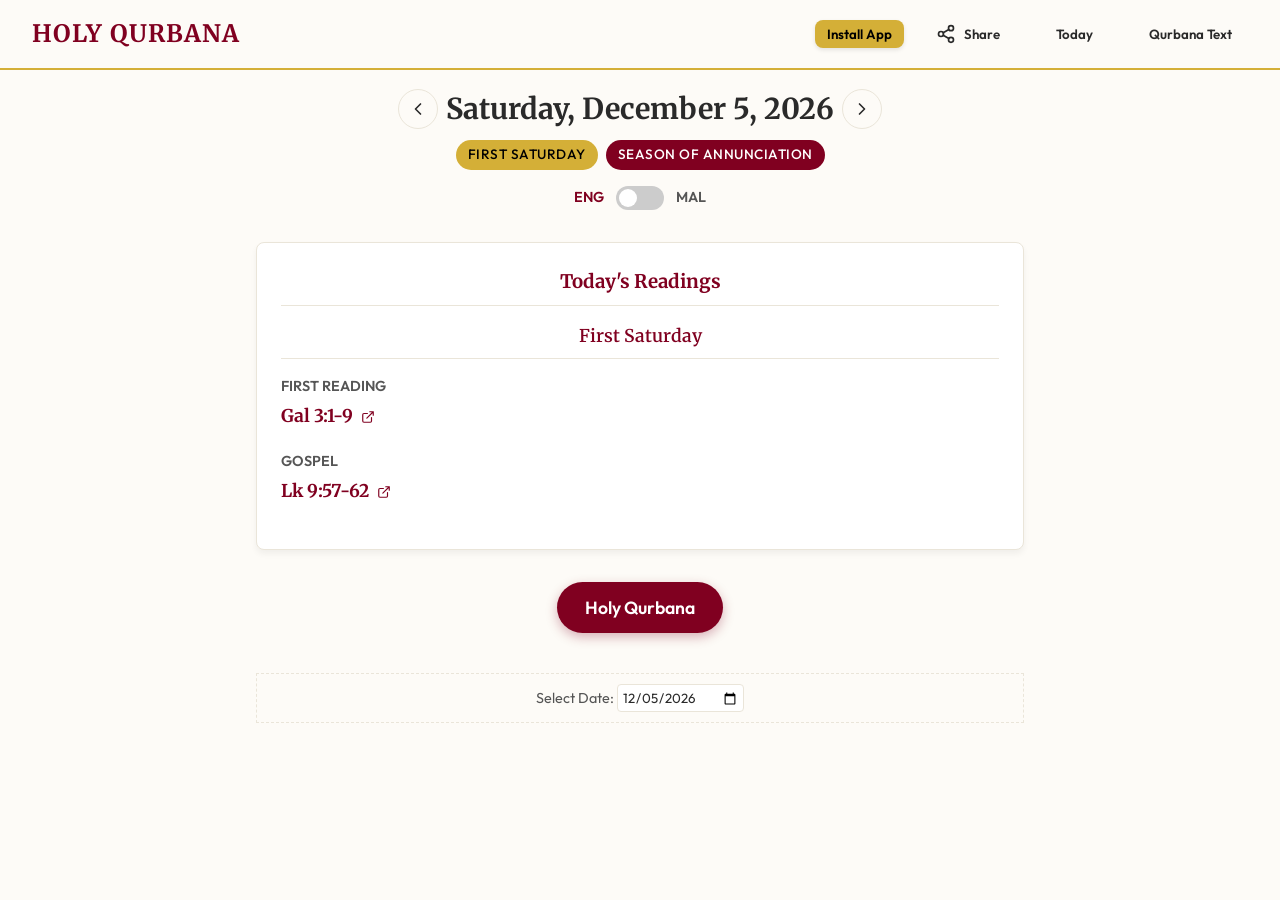
<file: index.html>
<!DOCTYPE html>
<html lang="en">
<head>
    <meta charset="UTF-8">
    <meta name="viewport" content="width=device-width, initial-scale=1.0, maximum-scale=1.0, user-scalable=no">
    <title>Holy Qurbana - Syro-Malabar Church</title>
    <meta name="description" content="Holy Qurbana of the Syro-Malabar Church with daily readings.">
    <link rel="manifest" href="manifest.json">
    <meta name="theme-color" content="#800020">
    <link rel="apple-touch-icon" href="assets/icons/icon-192.png">
    <link rel="stylesheet" href="style.css">
    <!-- Google Fonts -->
    <link rel="preconnect" href="https://fonts.googleapis.com">
    <link rel="preconnect" href="https://fonts.gstatic.com" crossorigin>
    <link href="https://fonts.googleapis.com/css2?family=Merriweather:ital,wght@0,300;0,400;0,700;1,400&family=Outfit:wght@300;400;500;600&display=swap" rel="stylesheet">
</head>
<body>

    <!-- Header -->
    <header class="app-header">
        <h1>Holy Qurbana</h1>
        <div class="header-right">
            <button id="btn-install-app" class="btn-install">Install App</button>
            <nav class="desktop-nav">
                <button id="btn-share-app" class="btn-icon" aria-label="Share App" title="Share App" style="display: flex; gap: 8px;">
                    <svg viewBox="0 0 24 24" width="20" height="20" fill="none" stroke="currentColor" stroke-width="2" stroke-linecap="round" stroke-linejoin="round"><circle cx="18" cy="5" r="3"></circle><circle cx="6" cy="12" r="3"></circle><circle cx="18" cy="19" r="3"></circle><line x1="8.59" y1="13.51" x2="15.42" y2="17.49"></line><line x1="15.41" y1="6.51" x2="8.59" y2="10.49"></line></svg>
                    Share
                </button>
                <button id="nav-desktop-today" class="btn-icon" aria-label="Today">Today</button>
                <button id="nav-desktop-qurbana" class="btn-icon" aria-label="Qurbana Text">Qurbana Text</button>
            </nav>
        </div>
    </header>

    <!-- Main Content Area -->
    <main id="app-container">
        
        <!-- Today Screen -->
        <section id="today-screen" class="screen active">
            <div class="date-header">
                <div class="date-nav-container">
                    <button id="btn-prev-day" class="btn-icon btn-nav-day" aria-label="Previous Day">
                        <svg viewBox="0 0 24 24" fill="none" stroke="currentColor" stroke-width="2" stroke-linecap="round" stroke-linejoin="round"><path d="M15 18l-6-6 6-6"/></svg>
                    </button>
                    <h2 id="today-date">Date</h2>
                    <button id="btn-next-day" class="btn-icon btn-nav-day" aria-label="Next Day">
                        <svg viewBox="0 0 24 24" fill="none" stroke="currentColor" stroke-width="2" stroke-linecap="round" stroke-linejoin="round"><path d="M9 18l6-6-6-6"/></svg>
                    </button>
                </div>
                <div class="liturgical-info">
                    <span id="liturgical-day" class="badge badge-gold">Liturgical Day</span>
                    <span id="liturgical-season" class="badge badge-burgundy">Season</span>
                </div>
                
                <div class="lang-toggle-container">
                    <span class="lang-label active" id="label-eng">ENG</span>
                    <label class="toggle-switch">
                        <input type="checkbox" id="lang-toggle">
                        <span class="toggle-slider round"></span>
                    </label>
                    <span class="lang-label" id="label-mal">MAL</span>
                </div>
            </div>
            
            <div class="readings-card">
                <h3>Today's Readings</h3>
                <div id="readings-container">
                    <!-- Readings will be injected here -->
                </div>
            </div>

            <div class="action-container">
                <button id="btn-pray-qurbana" class="btn-primary">
                    Holy Qurbana
                </button>
            </div>
            
            <!-- Date Selector (for testing) -->
            <div class="test-controls">
                <label for="test-date">Select Date:</label>
                <input type="date" id="test-date">
            </div>
        </section>

        <!-- Qurbana Screen -->
        <section id="qurbana-screen" class="screen">
            <div class="qurbana-controls">
                <div class="controls-left">
                    <button id="btn-back-today" class="btn-icon" aria-label="Back to Today">
                        <svg viewBox="0 0 24 24" fill="none" stroke="currentColor" stroke-width="2" stroke-linecap="round" stroke-linejoin="round"><path d="M19 12H5M12 19l-7-7 7-7"/></svg>
                    </button>
                </div>
                
                <div class="quick-jump-container">
                    <select id="quick-jump-select" class="quick-jump-select" aria-label="Quick Jump Menu">
                        <option value="" disabled selected>Jump to section...</option>
                        <option value="Let us begin this Qurbana">Introduction</option>
                        <option value="Peace and hope to people">Liturgy of the Word</option>
                        <option value="The Creed">The Creed / Offertory</option>
                        <option value="God of Abraham">Anaphora (Eucharistic Prayer)</option>
                        <option value="Wipe away my sins">Communion</option>
                    </select>
                </div>

                <div class="font-controls controls-right">
                    <button id="btn-font-decrease" class="btn-icon" aria-label="Decrease font size">A-</button>
                    <button id="btn-font-increase" class="btn-icon" aria-label="Increase font size">A+</button>
                    <button id="btn-dark-mode" class="btn-icon" aria-label="Toggle dark mode">
                        <svg viewBox="0 0 24 24" fill="none" stroke="currentColor" stroke-width="2" stroke-linecap="round" stroke-linejoin="round"><path d="M21 12.79A9 9 0 1 1 11.21 3 7 7 0 0 0 21 12.79z"/></svg>
                    </button>
                </div>
            </div>
            
            <div id="qurbana-content" class="qurbana-reader">
                <!-- Qurbana text will be injected here -->
            </div>
            
            <button id="btn-back-to-top" class="btn-fab" aria-label="Back to top">
                <svg viewBox="0 0 24 24" fill="none" stroke="currentColor" stroke-width="2" stroke-linecap="round" stroke-linejoin="round"><path d="M12 19V5M5 12l7-7 7 7"/></svg>
            </button>
        </section>

    </main>

    <!-- Bottom Navigation (Mobile) -->
    <nav class="bottom-nav">
        <button id="nav-today" class="nav-item active">
            <svg viewBox="0 0 24 24" fill="none" stroke="currentColor" stroke-width="2" stroke-linecap="round" stroke-linejoin="round"><rect x="3" y="4" width="18" height="18" rx="2" ry="2"/><line x1="16" y1="2" x2="16" y2="6"/><line x1="8" y1="2" x2="8" y2="6"/><line x1="3" y1="10" x2="21" y2="10"/></svg>
            <span>Today</span>
        </button>
        <button id="nav-qurbana" class="nav-item">
            <svg viewBox="0 0 24 24" fill="none" stroke="currentColor" stroke-width="2" stroke-linecap="round" stroke-linejoin="round"><path d="M4 19.5A2.5 2.5 0 0 1 6.5 17H20"/><path d="M6.5 2H20v20H6.5A2.5 2.5 0 0 1 4 19.5v-15A2.5 2.5 0 0 1 6.5 2z"/></svg>
            <span>Qurbana</span>
        </button>
        <button id="nav-share" class="nav-item">
            <svg viewBox="0 0 24 24" fill="none" stroke="currentColor" stroke-width="2" stroke-linecap="round" stroke-linejoin="round"><circle cx="18" cy="5" r="3"></circle><circle cx="6" cy="12" r="3"></circle><circle cx="18" cy="19" r="3"></circle><line x1="8.59" y1="13.51" x2="15.42" y2="17.49"></line><line x1="15.41" y1="6.51" x2="8.59" y2="10.49"></line></svg>
            <span>Share</span>
        </button>
    </nav>

    <!-- PWA Fallback Modal -->
    <div id="pwa-fallback-modal" class="modal-overlay">
        <div class="modal-content">
            <h3>Install Holy Qurbana</h3>
            <p>To install this app on your device, tap the browser menu (⋮ or ⇪) and select <strong>Add to Home Screen</strong> or <strong>Install App</strong>.</p>
            <button id="btn-close-modal" class="btn-primary" style="margin-top: 16px; padding: 10px 20px;">Got it</button>
        </div>
    </div>

    <!-- Scripts -->
    <script src="mass-data.js"></script>
    <script src="readings.js"></script>
    <script src="app.js"></script>
    
    <!-- PWA Service Worker -->
    <script>
      if ('serviceWorker' in navigator) {
        window.addEventListener('load', () => {
          navigator.serviceWorker.register('./sw.js')
            .then(registration => {
              console.log('ServiceWorker registration successful with scope: ', registration.scope);
            })
            .catch(err => {
              console.log('ServiceWorker registration failed: ', err);
            });
        });
      }
    </script>
</body>
</html>
</file>
<file: style.css>
:root {
    /* Color Palette */
    --bg-color: #FDFBF7; /* Parchment/Off-white */
    --text-color: #2A2A2A; /* Charcoal */
    --text-muted: #555555;
    --accent-burgundy: #800020;
    --accent-gold: #D4AF37;
    --card-bg: #FFFFFF;
    --border-color: #EAE5D9;
    
    /* Typography */
    --font-heading: 'Merriweather', serif;
    --font-ui: 'Outfit', sans-serif;
    --font-reading: 'Merriweather', serif;
    
    /* Spacing */
    --spacing-sm: 0.5rem;
    --spacing-md: 1rem;
    --spacing-lg: 1.5rem;
    --spacing-xl: 2rem;
    
    /* Other */
    --radius: 8px;
    --shadow: 0 4px 6px rgba(0, 0, 0, 0.05);
    --nav-height: 60px;
    
    /* Base Font Size for scaling */
    --base-font-size: 16px;
}

[data-theme="dark"] {
    --bg-color: #1A1A1A;
    --text-color: #E0E0E0;
    --text-muted: #A0A0A0;
    --card-bg: #242424;
    --border-color: #333333;
    --accent-burgundy: #A32A44;
    --accent-gold: #C29B27;
}

* {
    box-sizing: border-box;
    margin: 0;
    padding: 0;
}

html {
    font-size: var(--base-font-size);
}

body {
    font-family: var(--font-ui);
    background-color: var(--bg-color);
    color: var(--text-color);
    line-height: 1.6;
    transition: background-color 0.3s, color 0.3s;
    -webkit-font-smoothing: antialiased;
    padding-bottom: var(--nav-height);
}

h1, h2, h3, h4, h5, h6 {
    font-family: var(--font-heading);
    font-weight: 700;
    color: var(--accent-burgundy);
    margin-bottom: var(--spacing-md);
}

/* Header */
.app-header {
    background-color: var(--bg-color);
    padding: var(--spacing-md);
    border-bottom: 2px solid var(--accent-gold);
    position: sticky;
    top: 0;
    z-index: 100;
    display: flex;
    justify-content: space-between;
    align-items: center;
}
.app-header h1 {
    margin: 0;
    font-size: 1.5rem;
    text-transform: uppercase;
    letter-spacing: 1px;
}
.header-right {
    display: flex;
    align-items: center;
    gap: var(--spacing-md);
}
.btn-install {
    background-color: var(--accent-gold);
    color: #000;
    border-radius: var(--radius);
    padding: 6px 12px;
    font-weight: 600;
    font-family: var(--font-ui);
    border: none;
    cursor: pointer;
    box-shadow: 0 2px 4px rgba(0,0,0,0.1);
    transition: transform 0.2s, box-shadow 0.2s;
}
.btn-install:active {
    transform: translateY(1px);
    box-shadow: none;
}

/* Screens */
.screen {
    display: none;
    padding: var(--spacing-md);
    max-width: 800px;
    margin: 0 auto;
    animation: fadeIn 0.3s ease-in-out;
}
.screen.active {
    display: block;
}

@keyframes fadeIn {
    from { opacity: 0; }
    to { opacity: 1; }
}

/* Today Screen */
.date-header {
    text-align: center;
    margin-bottom: var(--spacing-xl);
}
.date-header h2 {
    color: var(--text-color);
    font-size: 1.8rem;
    margin-bottom: var(--spacing-sm);
}

.date-nav-container {
    display: flex;
    justify-content: center;
    align-items: center;
    gap: 0.5rem;
    margin-bottom: var(--spacing-sm);
}
.date-nav-container h2 {
    margin-bottom: 0;
}
.btn-nav-day {
    width: 36px;
    height: 36px;
    border-color: transparent;
    color: var(--accent-burgundy);
}
.btn-nav-day:hover {
    background-color: rgba(128, 0, 32, 0.1);
}
[data-theme="dark"] .btn-nav-day:hover {
    background-color: rgba(163, 42, 68, 0.2);
}

.liturgical-info {
    display: flex;
    justify-content: center;
    gap: var(--spacing-sm);
    flex-wrap: wrap;
}

.badge {
    padding: 4px 12px;
    border-radius: 16px;
    font-size: 0.85rem;
    font-weight: 500;
    text-transform: uppercase;
    letter-spacing: 0.5px;
}
.badge-gold {
    background-color: var(--accent-gold);
    color: #000;
}
.badge-burgundy {
    background-color: var(--accent-burgundy);
    color: #fff;
}

.lang-toggle-container {
    display: flex;
    justify-content: center;
    align-items: center;
    gap: 12px;
    margin-top: var(--spacing-md);
}
.lang-label {
    font-size: 0.9rem;
    font-weight: 600;
    color: var(--text-muted);
    transition: color 0.3s;
}
.lang-label.active {
    color: var(--accent-burgundy);
}

.toggle-switch {
    position: relative;
    display: inline-block;
    width: 48px;
    height: 24px;
}
.toggle-switch input {
    opacity: 0;
    width: 0;
    height: 0;
}
.toggle-slider {
    position: absolute;
    cursor: pointer;
    top: 0;
    left: 0;
    right: 0;
    bottom: 0;
    background-color: #ccc;
    transition: .4s;
}
.toggle-slider:before {
    position: absolute;
    content: "";
    height: 18px;
    width: 18px;
    left: 3px;
    bottom: 3px;
    background-color: white;
    transition: .4s;
}
input:checked + .toggle-slider {
    background-color: var(--accent-burgundy);
}
input:focus + .toggle-slider {
    box-shadow: 0 0 1px var(--accent-burgundy);
}
input:checked + .toggle-slider:before {
    transform: translateX(24px);
}
.toggle-slider.round {
    border-radius: 24px;
}
.toggle-slider.round:before {
    border-radius: 50%;
}

.readings-card {
    background-color: var(--card-bg);
    border: 1px solid var(--border-color);
    border-radius: var(--radius);
    padding: var(--spacing-lg);
    margin-bottom: var(--spacing-xl);
    box-shadow: var(--shadow);
}
.readings-card h3 {
    text-align: center;
    border-bottom: 1px solid var(--border-color);
    padding-bottom: var(--spacing-sm);
    margin-bottom: var(--spacing-md);
}

.reading-set-separator {
    text-align: center;
    color: var(--border-color);
    margin: var(--spacing-lg) 0;
    overflow: hidden;
    white-space: nowrap;
}

.reading-set-title {
    font-size: 1.1rem;
    color: var(--accent-burgundy);
    margin-bottom: var(--spacing-md);
    font-weight: 600;
}

.desktop-nav {
    display: none;
}

.reading-item {
    margin-bottom: var(--spacing-md);
    display: flex;
    flex-direction: column;
}
.reading-type {
    font-weight: 600;
    color: var(--text-muted);
    font-size: 0.9rem;
    text-transform: uppercase;
}
.reading-ref {
    color: var(--accent-burgundy);
    font-family: var(--font-heading);
    font-size: 1.1rem;
    text-decoration: none;
    font-weight: 700;
    display: inline-block;
    padding: 4px 0;
}
.reading-ref:hover {
    text-decoration: underline;
}

.action-container {
    text-align: center;
    margin: var(--spacing-xl) 0;
}

.btn-primary {
    background-color: var(--accent-burgundy);
    color: #FFF;
    border: none;
    padding: 14px 28px;
    font-size: 1.1rem;
    font-family: var(--font-ui);
    font-weight: 600;
    border-radius: 30px;
    cursor: pointer;
    display: inline-flex;
    align-items: center;
    gap: 8px;
    box-shadow: 0 4px 12px rgba(128, 0, 32, 0.3);
    transition: transform 0.2s, box-shadow 0.2s;
}
.btn-primary:hover {
    transform: translateY(-2px);
    box-shadow: 0 6px 16px rgba(128, 0, 32, 0.4);
}
.btn-primary .icon {
    width: 20px;
    height: 20px;
}

/* Qurbana Screen */
.qurbana-controls {
    display: flex;
    justify-content: space-between;
    align-items: center;
    position: sticky;
    top: 60px; /* Below header */
    background-color: var(--bg-color);
    padding: var(--spacing-sm) 0;
    z-index: 90;
    border-bottom: 1px solid var(--border-color);
    margin-bottom: var(--spacing-md);
    gap: 10px;
}

.controls-left, .controls-right {
    display: flex;
    align-items: center;
    gap: 8px;
}

.quick-jump-container {
    flex: 1;
    display: flex;
    justify-content: center;
}

.quick-jump-select {
    width: 100%;
    max-width: 300px;
    padding: 8px 12px;
    border-radius: 20px;
    border: 1px solid var(--accent-gold);
    background-color: var(--card-bg);
    color: var(--primary-color);
    font-family: var(--font-ui);
    font-size: 0.9rem;
    font-weight: 600;
    outline: none;
    cursor: pointer;
    box-shadow: var(--shadow-sm);
    appearance: none;
    background-image: url("data:image/svg+xml;charset=UTF-8,%3csvg xmlns='http://www.w3.org/2000/svg' viewBox='0 0 24 24' fill='none' stroke='%23800020' stroke-width='2' stroke-linecap='round' stroke-linejoin='round'%3e%3cpolyline points='6 9 12 15 18 9'%3e%3c/polyline%3e%3c/svg%3e");
    background-repeat: no-repeat;
    background-position: right 12px center;
    background-size: 16px;
}

[data-theme="dark"] .quick-jump-select {
    background-image: url("data:image/svg+xml;charset=UTF-8,%3csvg xmlns='http://www.w3.org/2000/svg' viewBox='0 0 24 24' fill='none' stroke='%23d4af37' stroke-width='2' stroke-linecap='round' stroke-linejoin='round'%3e%3cpolyline points='6 9 12 15 18 9'%3e%3c/polyline%3e%3c/svg%3e");
    border-color: var(--border-color);
}

.btn-icon {
    background: transparent;
    border: 1px solid var(--border-color);
    color: var(--text-color);
    border-radius: 50%;
    width: 40px;
    height: 40px;
    display: flex;
    align-items: center;
    justify-content: center;
    cursor: pointer;
    font-weight: 600;
    font-family: var(--font-ui);
}
.font-controls {
    display: flex;
    gap: 8px;
}
.btn-icon svg {
    width: 20px;
    height: 20px;
}

.qurbana-reader {
    font-family: var(--font-reading);
    font-size: 1.1rem;
    line-height: 1.8;
}

.qurbana-section {
    margin-bottom: var(--spacing-xl);
}
.qurbana-section h3 {
    color: var(--accent-gold);
    text-align: center;
    text-transform: uppercase;
    font-size: 1.2rem;
    margin-top: var(--spacing-xl);
    position: sticky;
    top: 120px;
    background-color: var(--bg-color);
    padding: var(--spacing-sm) 0;
    z-index: 80;
}

.qurbana-text {
    padding: 0 var(--spacing-sm);
}
.qurbana-text p {
    margin-bottom: 0.5rem;
}

.btn-fab {
    position: fixed;
    bottom: calc(var(--nav-height) + 20px);
    right: 20px;
    width: 50px;
    height: 50px;
    border-radius: 50%;
    background-color: var(--accent-burgundy);
    color: white;
    border: none;
    box-shadow: var(--shadow);
    display: flex;
    align-items: center;
    justify-content: center;
    cursor: pointer;
    opacity: 0;
    pointer-events: none;
    transition: opacity 0.3s;
    z-index: 100;
}
.btn-fab.visible {
    opacity: 1;
    pointer-events: auto;
}
.btn-fab svg {
    width: 24px;
    height: 24px;
}

/* Bottom Navigation */
.bottom-nav {
    position: fixed;
    bottom: 0;
    left: 0;
    right: 0;
    height: var(--nav-height);
    background-color: var(--card-bg);
    border-top: 1px solid var(--border-color);
    display: flex;
    justify-content: space-around;
    align-items: center;
    z-index: 100;
}

.nav-item {
    background: transparent;
    border: none;
    color: var(--text-muted);
    display: flex;
    flex-direction: column;
    align-items: center;
    justify-content: center;
    gap: 4px;
    cursor: pointer;
    font-family: var(--font-ui);
    font-size: 0.8rem;
    width: 100%;
    height: 100%;
}
.nav-item.active {
    color: var(--accent-burgundy);
}
.nav-item svg {
    width: 24px;
    height: 24px;
}

/* Test Controls */
.test-controls {
    margin-top: 40px;
    padding: 10px;
    border: 1px dashed var(--border-color);
    text-align: center;
    font-size: 0.9rem;
    color: var(--text-muted);
}
.test-controls input {
    font-family: inherit;
    padding: 4px;
    border: 1px solid var(--border-color);
    border-radius: 4px;
    background-color: var(--card-bg);
    color: var(--text-color);
}

/* Media Queries for Desktop */
@media (min-width: 768px) {
    .bottom-nav {
        display: none;
    }
    body {
        padding-bottom: 0;
    }
    .app-header {
        display: flex;
        justify-content: space-between;
        align-items: center;
        padding: 0 var(--spacing-xl);
        height: 70px;
    }
    .app-header h1 {
        padding: 0;
    }
    .desktop-nav {
        display: flex;
        gap: var(--spacing-lg);
    }
    .btn-fab {
        bottom: 40px;
    }
    .desktop-nav .btn-icon {
        width: auto;
        height: auto;
        border: none;
        border-radius: 0;
        padding: 8px 16px;
    }
}

/* Modal Fallback */
.modal-overlay {
    display: none;
    position: fixed;
    top: 0;
    left: 0;
    width: 100%;
    height: 100%;
    background-color: rgba(0, 0, 0, 0.5);
    z-index: 1000;
    align-items: center;
    justify-content: center;
}
.modal-overlay.active {
    display: flex;
}
.modal-content {
    background-color: var(--card-bg);
    padding: var(--spacing-lg);
    border-radius: var(--radius);
    text-align: center;
    max-width: 90%;
    width: 400px;
    box-shadow: 0 10px 25px rgba(0,0,0,0.2);
}
.modal-content h3 {
    margin-top: 0;
}
.modal-content p {
    color: var(--text-muted);
}

/* Standalone Mode - Hide Install Button */
@media all and (display-mode: standalone) {
    .btn-install {
        display: none !important;
    }
}
</file>
